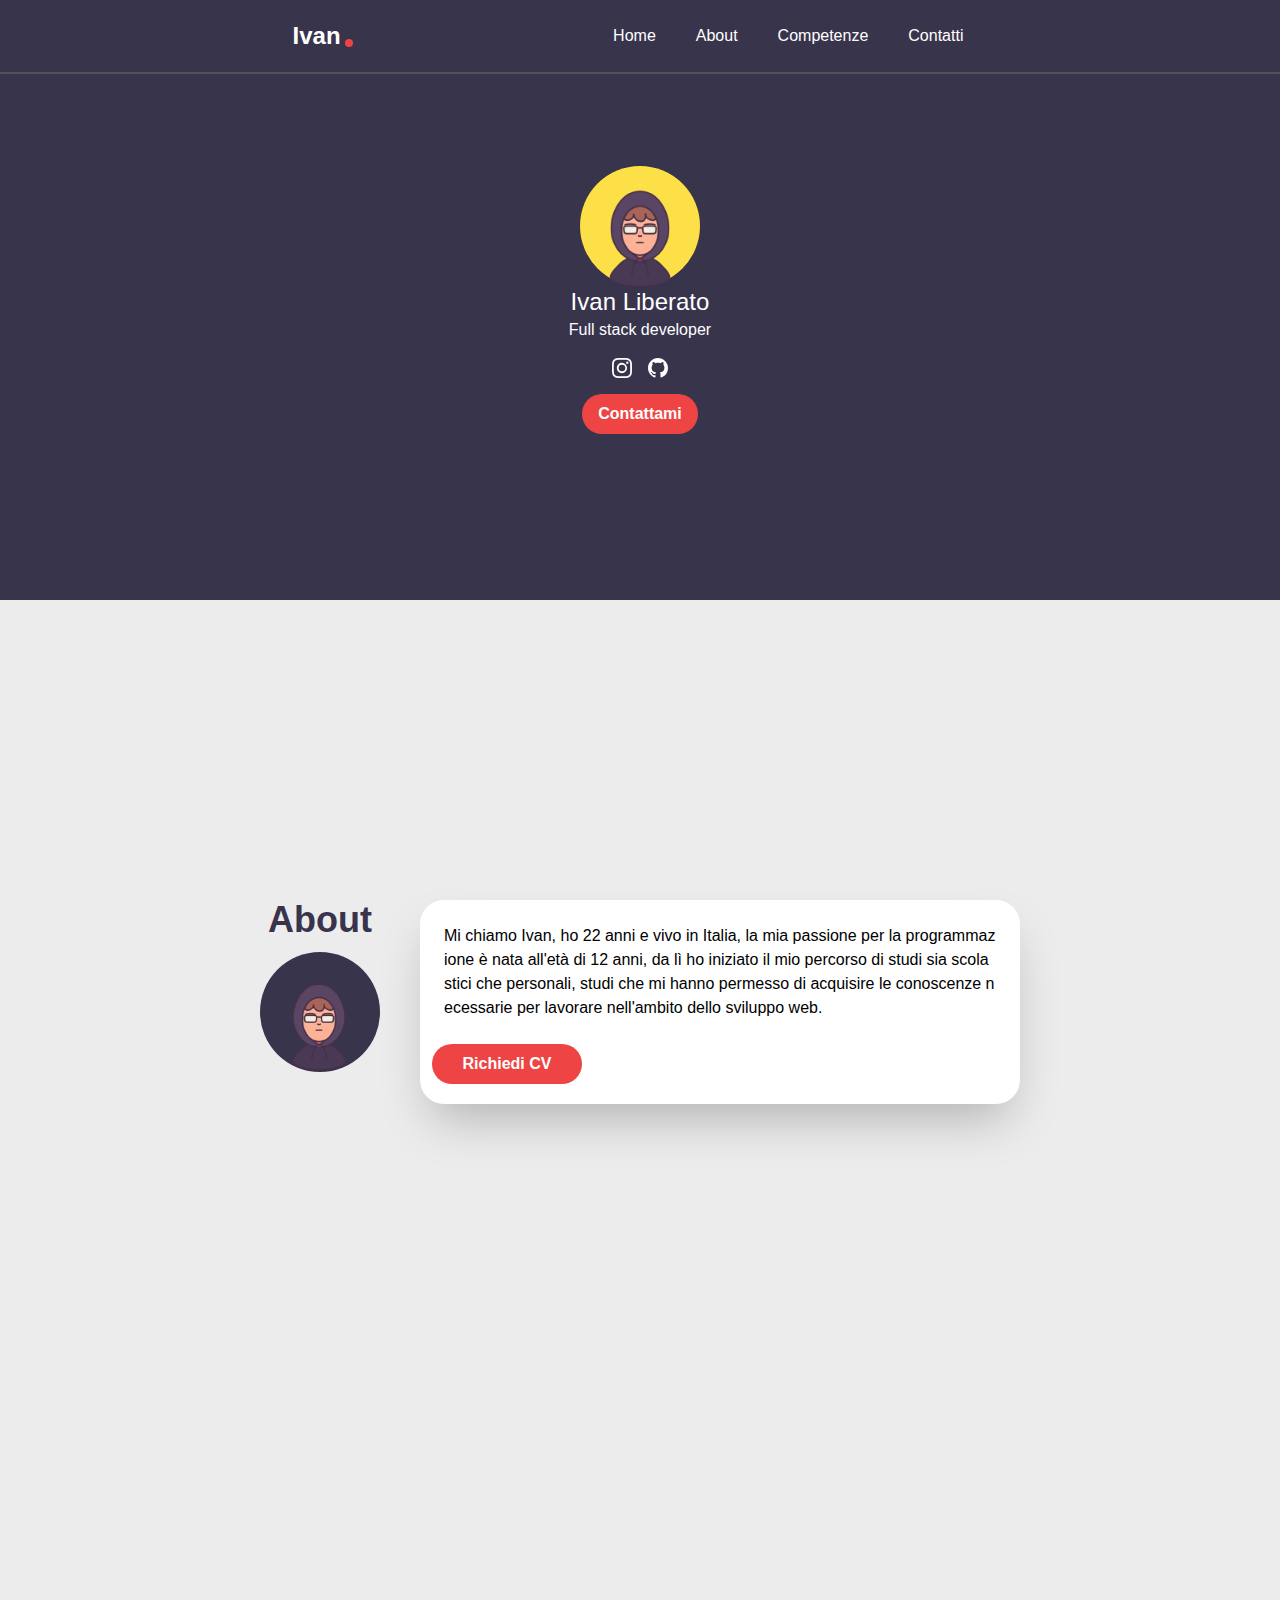
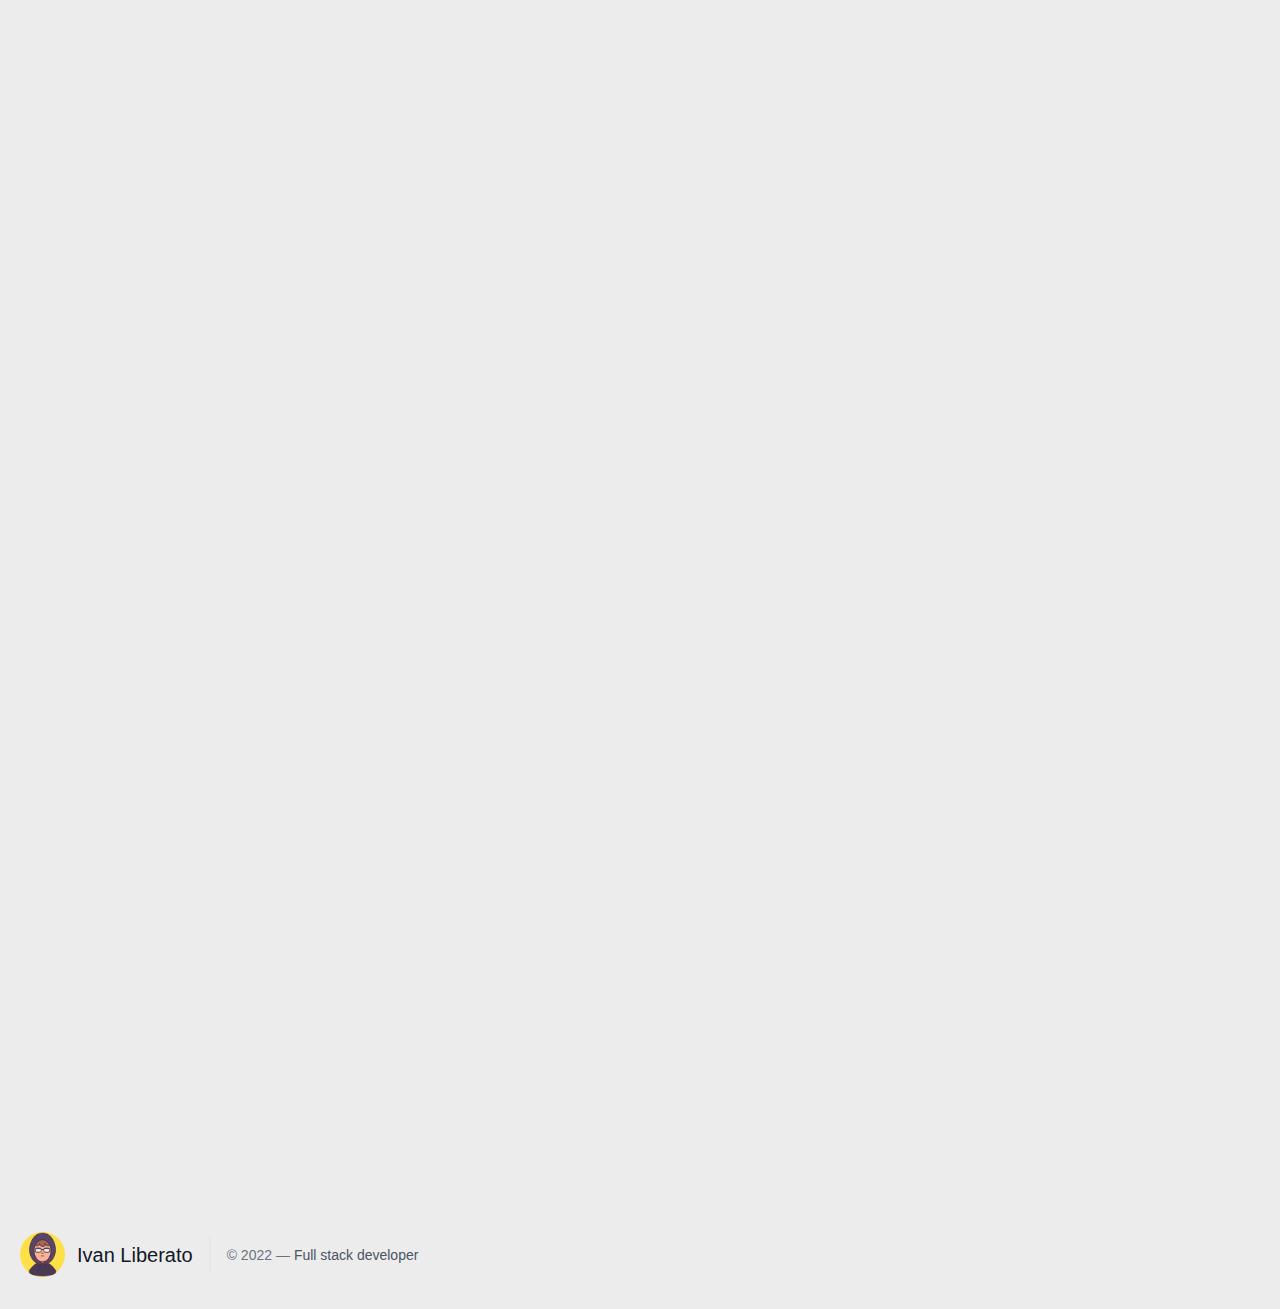
<file: index.html>
<!DOCTYPE html><html><head><meta name="viewport" content="width=device-width"/><title>Ivan Liberato</title><meta charSet="UTF-8"/><meta http-equiv="X-UA-Compatible" content="IE=edge"/><meta name="google-site-verification" content="DJOWJEyo6Z1PC3yMVrlzyBhcef2mBOJmJz1vxUaO7Zk"/><meta name="description" content="Ivan Liberato - Full stack developer"/><meta name="keywords" content="ivan liberato, Ivan Liberato, web developer, full stack developer, front end developer, back end developer"/><link rel="icon" href="/favicon.png"/><link rel="apple-touch-icon" href="/favicon.png"/><link rel="canonical" href="https://void061.github.io"/><meta name="next-head-count" content="10"/><link rel="preload" href="/_next/static/css/4e7ef119035009b6.css" as="style"/><link rel="stylesheet" href="/_next/static/css/4e7ef119035009b6.css" data-n-g=""/><noscript data-n-css=""></noscript><script defer="" nomodule="" src="/_next/static/chunks/polyfills-5cd94c89d3acac5f.js"></script><script src="/_next/static/chunks/webpack-514908bffb652963.js" defer=""></script><script src="/_next/static/chunks/framework-91d7f78b5b4003c8.js" defer=""></script><script src="/_next/static/chunks/main-1e7421553b9673ee.js" defer=""></script><script src="/_next/static/chunks/pages/_app-9cd1d19dd7237c4c.js" defer=""></script><script src="/_next/static/chunks/0c428ae2-a17f9e6fc8d10b82.js" defer=""></script><script src="/_next/static/chunks/575-48d8c3d412687830.js" defer=""></script><script src="/_next/static/chunks/pages/index-bdfda6025ea21705.js" defer=""></script><script src="/_next/static/jdVBE_3JEybb_RBJVVPpW/_buildManifest.js" defer=""></script><script src="/_next/static/jdVBE_3JEybb_RBJVVPpW/_ssgManifest.js" defer=""></script><script src="/_next/static/jdVBE_3JEybb_RBJVVPpW/_middlewareManifest.js" defer=""></script></head><body><div id="__next" data-reactroot=""><div class="flex flex-col h-full bg-[#cfcfcf63]"><div class=" fixed z-10 w-full border-b-2 border-[#6363639f] text-white p-5 items-center flex flex-row bg-[#38344c] md:justify-evenly justify-between"><div class="cursor-pointer hover:text-yellow-200 flex relative flex-row px-4"><h1 class="hover:text-yellow-200 font-semibold cursor-pointer text-2xl">Ivan</h1><div class="absolute bottom-[5px] right-1 bg-red-500 w-[8px] rounded-full h-[8px]"></div></div><ul class="md:flex hidden flex-row"><li class="hover:text-yellow-200 cursor-pointer mr-10">Home</li><li class="hover:text-yellow-200 cursor-pointer mr-10">About</li><li class="hover:text-yellow-200 cursor-pointer mr-10">Competenze</li><li class="hover:text-yellow-200 cursor-pointer mr-10">Contatti</li></ul><div class=" cursor-pointer md:hidden flex flex-col"><style data-emotion="css 10lryic">.css-10lryic{-webkit-user-select:none;-moz-user-select:none;-ms-user-select:none;user-select:none;width:1em;height:1em;display:inline-block;fill:currentColor;-webkit-flex-shrink:0;-ms-flex-negative:0;flex-shrink:0;-webkit-transition:fill 200ms cubic-bezier(0.4, 0, 0.2, 1) 0ms;transition:fill 200ms cubic-bezier(0.4, 0, 0.2, 1) 0ms;font-size:1.5rem;width:30px;height:30px;}</style><svg class="MuiSvgIcon-root MuiSvgIcon-fontSizeMedium css-10lryic" focusable="false" aria-hidden="true" viewBox="0 0 24 24" data-testid="MenuIcon"><path d="M3 18h18v-2H3v2zm0-5h18v-2H3v2zm0-7v2h18V6H3z"></path></svg><style data-emotion="css a3xyjy">.css-a3xyjy{z-index:1200;}</style><style data-emotion="css a3xyjy">.css-a3xyjy{z-index:1200;}</style><style data-emotion="css a3xyjy">.css-a3xyjy{z-index:1200;}</style><style data-emotion="css a3xyjy">.css-a3xyjy{z-index:1200;}</style></div></div><div><div style="opacity:0"><div id="Home" class="bg-[#38344c] relative w-full min-h-[600px] flex flex-col items-center justify-center"><div class=" relative w-[120px] h-[120px] rounded-full bg-yellow-300"><img class="w-[100px] h-[100px] absolute left-[10px] bottom-[-3px]" src="avatar.png" alt="avatar"/></div><p class="text-2xl text-white">Ivan Liberato</p><p class="text-white">Full stack developer</p><div class="mt-2 flex flex-row"><svg stroke="currentColor" fill="currentColor" stroke-width="0" viewBox="0 0 16 16" class="m-2 cursor-pointer text-xl text-white" height="1em" width="1em" xmlns="http://www.w3.org/2000/svg"><path d="M8 0C5.829 0 5.556.01 4.703.048 3.85.088 3.269.222 2.76.42a3.917 3.917 0 0 0-1.417.923A3.927 3.927 0 0 0 .42 2.76C.222 3.268.087 3.85.048 4.7.01 5.555 0 5.827 0 8.001c0 2.172.01 2.444.048 3.297.04.852.174 1.433.372 1.942.205.526.478.972.923 1.417.444.445.89.719 1.416.923.51.198 1.09.333 1.942.372C5.555 15.99 5.827 16 8 16s2.444-.01 3.298-.048c.851-.04 1.434-.174 1.943-.372a3.916 3.916 0 0 0 1.416-.923c.445-.445.718-.891.923-1.417.197-.509.332-1.09.372-1.942C15.99 10.445 16 10.173 16 8s-.01-2.445-.048-3.299c-.04-.851-.175-1.433-.372-1.941a3.926 3.926 0 0 0-.923-1.417A3.911 3.911 0 0 0 13.24.42c-.51-.198-1.092-.333-1.943-.372C10.443.01 10.172 0 7.998 0h.003zm-.717 1.442h.718c2.136 0 2.389.007 3.232.046.78.035 1.204.166 1.486.275.373.145.64.319.92.599.28.28.453.546.598.92.11.281.24.705.275 1.485.039.843.047 1.096.047 3.231s-.008 2.389-.047 3.232c-.035.78-.166 1.203-.275 1.485a2.47 2.47 0 0 1-.599.919c-.28.28-.546.453-.92.598-.28.11-.704.24-1.485.276-.843.038-1.096.047-3.232.047s-2.39-.009-3.233-.047c-.78-.036-1.203-.166-1.485-.276a2.478 2.478 0 0 1-.92-.598 2.48 2.48 0 0 1-.6-.92c-.109-.281-.24-.705-.275-1.485-.038-.843-.046-1.096-.046-3.233 0-2.136.008-2.388.046-3.231.036-.78.166-1.204.276-1.486.145-.373.319-.64.599-.92.28-.28.546-.453.92-.598.282-.11.705-.24 1.485-.276.738-.034 1.024-.044 2.515-.045v.002zm4.988 1.328a.96.96 0 1 0 0 1.92.96.96 0 0 0 0-1.92zm-4.27 1.122a4.109 4.109 0 1 0 0 8.217 4.109 4.109 0 0 0 0-8.217zm0 1.441a2.667 2.667 0 1 1 0 5.334 2.667 2.667 0 0 1 0-5.334z"></path></svg><svg stroke="currentColor" fill="currentColor" stroke-width="0" viewBox="0 0 16 16" class="m-2 cursor-pointer text-xl text-white" height="1em" width="1em" xmlns="http://www.w3.org/2000/svg"><path d="M8 0C3.58 0 0 3.58 0 8c0 3.54 2.29 6.53 5.47 7.59.4.07.55-.17.55-.38 0-.19-.01-.82-.01-1.49-2.01.37-2.53-.49-2.69-.94-.09-.23-.48-.94-.82-1.13-.28-.15-.68-.52-.01-.53.63-.01 1.08.58 1.23.82.72 1.21 1.87.87 2.33.66.07-.52.28-.87.51-1.07-1.78-.2-3.64-.89-3.64-3.95 0-.87.31-1.59.82-2.15-.08-.2-.36-1.02.08-2.12 0 0 .67-.21 2.2.82.64-.18 1.32-.27 2-.27.68 0 1.36.09 2 .27 1.53-1.04 2.2-.82 2.2-.82.44 1.1.16 1.92.08 2.12.51.56.82 1.27.82 2.15 0 3.07-1.87 3.75-3.65 3.95.29.25.54.73.54 1.48 0 1.07-.01 1.93-.01 2.2 0 .21.15.46.55.38A8.012 8.012 0 0 0 16 8c0-4.42-3.58-8-8-8z"></path></svg></div><button class="mt-2 bg-red-500 hover:bg-red-400 text-white font-bold py-2 px-4 rounded-full">Contattami</button></div></div></div><div class="md:mt-[300px] mt-[150px]"><div style="opacity:0"><div id="About" class=" mb-5 flex md:flex-row md:items-start items-center justify-center flex-col"><div class="flex flex-col items-center mb-5 md:mb-0"><p class="font-semibold text-[#38344c] text-4xl mb-3">About</p><div class="relative rounded-full w-[120px] h-[120px] bg-[#38344c]"><img class="w-[90px] h-[90px] absolute bottom-0 left-[14px]" src="avatar.png" alt="avatar_2"/></div></div><div class="whitespace-pre-wrap max-w-[600px] min-w-sm hyphens-manual shadow-2xl break-all md:ml-10 ml-5 mr-5 md:mr-0 bg-[#fff] rounded-3xl"><p class="leading-6 font-medium p-6">Mi chiamo Ivan, ho 22 anni e vivo in Italia, la mia passione per la programmazione è nata all&#x27;età di 12 anni, da lì ho iniziato il mio percorso di studi sia scolastici che personali, studi che mi hanno permesso di acquisire le conoscenze necessarie per lavorare nell&#x27;ambito dello sviluppo web.</p><a href="/#Contatti"><button class="w-[150px] mb-5 ml-3 bg-red-500 hover:bg-red-400 text-white font-bold py-2 px-4 rounded-full">Richiedi CV</button></a></div></div></div></div><div class="md:mt-[300px] mt-[150px]"><div style="opacity:0"><div id="Competenze" class=" mb-5 "><div class="flex flex-col items-center justify-center"><p class="font-semibold text-[#38344c] text-4xl mb-3">Competenze</p></div><div class="flex flex-row flex-wrap justify-center"><div class="text-white md:basis-1/4 cursor-pointer m-5 shadow-2xl bg-[#cac711] rounded-xl w-[250px] h-[150px] flex flex-col items-center justify-center "><img class="w-[60px] h-[60px]" src="html.png" alt="html"/><p class=" font-mono mt-5 font-bold">HTML5</p></div><div class="md:basis-1/4 cursor-pointer m-5 shadow-2xl bg-[#21106977] rounded-xl w-[250px] h-[150px] flex flex-col items-center justify-center "><img class="w-[60px] h-[60px]" src="css.png" alt="html"/><p class="mt-5 text-white font-mono font-bold">CSS3</p></div><div class="md:basis-1/4 cursor-pointer m-5 shadow-2xl bg-red-500 rounded-xl w-[250px] h-[150px] flex flex-col items-center justify-center "><img class="md:basis-1/4 w-[60px] h-[60px]" src="tailwind.png" alt="html"/><p class="mt-5 text-white font-mono font-bold">Tailwind</p></div><div class="md:basis-1/4 cursor-pointer m-5 shadow-2xl bg-[#42a166b9] rounded-xl w-[250px] h-[150px] flex flex-col items-center justify-center "><img class=" w-[60px] h-[60px]" src="mui.png" alt="html"/><p class="mt-5 text-white font-mono font-bold">Material UI</p></div><div class="md:basis-1/4 cursor-pointer m-5 shadow-2xl bg-[#336474fb] rounded-xl w-[250px] h-[150px] flex flex-col items-center justify-center "><img class=" w-[60px] h-[60px]" src="php.png" alt="html"/><p class="mt-5 text-white font-mono font-bold">PHP</p></div><div class="md:basis-1/4 cursor-pointer m-5 shadow-2xl bg-[#569c6bfb] rounded-xl w-[250px] h-[150px] flex flex-col items-center justify-center "><img class=" w-[80px] h-[60px]" src="next.png" alt="html"/><p class="mt-5 text-white font-mono font-bold">NEXT JS</p></div><div class="md:basis-1/4 cursor-pointer m-5 shadow-2xl bg-[#461a53fb] rounded-xl w-[250px] h-[150px] flex flex-col items-center justify-center "><img class=" w-[70px] h-[60px]" src="react.png" alt="html"/><p class="mt-5 text-white font-mono font-bold">REACT JS</p></div><div class="md:basis-1/4 cursor-pointer m-5 shadow-2xl bg-[#a82f2ffb] rounded-xl w-[250px] h-[150px] flex flex-col items-center justify-center "><img class=" w-[140px] h-[60px]" src="node.jpg" alt="html"/><p class="mt-5 text-white font-mono font-bold">NODE JS</p></div><div class="md:basis-1/4 cursor-pointer m-5 shadow-2xl bg-[#4395c4fb] rounded-xl w-[250px] h-[150px] flex flex-col items-center justify-center "><img class=" w-[60px] h-[60px]" src="mysql.png" alt="html"/><p class="mt-5 text-white font-mono font-bold">MYSQL</p></div></div></div></div></div><div class="md:mt-[200px] mt-[110px]"><div style="opacity:0"><section id="Contatti" class=" text-gray-600 body-font"><div class="container px-5 py-24 mx-auto"><div class="flex flex-col text-center w-full mb-5"><h1 class=" title-font font-semibold text-[#38344c] text-4xl mb-3">Contatti</h1><p class="lg:w-2/3 mx-auto leading-relaxed text-base">Puoi contattarmi attraverso i seguenti social</p></div><div class="flex flex-col items-center flex-wrap -m-2"><div class="p-2 lg:w-1/3 md:w-1/2 w-full"><div class="h-full flex items-center cursor-pointer shadow-2xl border-gray-200 bg-[#fdfdfd] border p-4 rounded-lg"><img alt="team" class="w-16 h-16 bg-gray-100 object-cover object-center flex-shrink-0 rounded-full mr-4" src="telegram.png"/><div class="flex-grow"><h2 class="text-gray-900 title-font font-bold">@VoidMainn</h2><p class="text-gray-500">Telegram</p></div></div></div><div class="p-2 lg:w-1/3 md:w-1/2 w-full"><div class="h-full flex items-center cursor-pointer shadow-2xl border-gray-200 bg-[#fdfdfd] border p-4 rounded-lg"><img alt="team" class="w-16 h-16 bg-gray-100 object-cover object-center flex-shrink-0 rounded-full mr-4" src="email.png"/><div class="flex-grow"><h2 class="text-gray-900 title-font font-bold">Ivan Liberato</h2><p class="text-gray-500">Email</p></div></div></div></div></div></section></div></div><footer class="mt-8 text-gray-600 body-font"><div class="container px-5 py-8 mx-auto flex items-center sm:flex-row flex-col"><a class="flex title-font font-medium items-center md:justify-start justify-center text-gray-900"><div class="flex flex-row w-[45px] h-[45px] rounded-full bg-yellow-300"><img class="w-[45px] h-[45px]" src="avatar.png" alt="av"/></div><span class="ml-3 text-xl">Ivan Liberato</span></a><p class="text-sm text-gray-500 sm:ml-4 sm:pl-4 sm:border-l-2 sm:border-gray-200 sm:py-2 sm:mt-0 mt-4">© 2022 —<a href="https://github.com/Void061" class="text-gray-600 ml-1" rel="noopener noreferrer" target="_blank">Full stack developer</a></p></div></footer></div></div><script id="__NEXT_DATA__" type="application/json">{"props":{"pageProps":{}},"page":"/","query":{},"buildId":"jdVBE_3JEybb_RBJVVPpW","nextExport":true,"autoExport":true,"isFallback":false,"scriptLoader":[]}</script></body></html>
</file>
<file: _next/static/css/4e7ef119035009b6.css>
/*
! tailwindcss v3.0.15 | MIT License | https://tailwindcss.com
*/*,:after,:before{box-sizing:border-box;border:0 solid #e5e7eb}:after,:before{--tw-content:""}html{line-height:1.5;-webkit-text-size-adjust:100%;-moz-tab-size:4;-o-tab-size:4;tab-size:4;font-family:ui-sans-serif,system-ui,-apple-system,BlinkMacSystemFont,Segoe UI,Roboto,Helvetica Neue,Arial,Noto Sans,sans-serif,Apple Color Emoji,Segoe UI Emoji,Segoe UI Symbol,Noto Color Emoji}body{margin:0;line-height:inherit}hr{height:0;color:inherit;border-top-width:1px}abbr:where([title]){-webkit-text-decoration:underline dotted;text-decoration:underline dotted}h1,h2,h3,h4,h5,h6{font-size:inherit;font-weight:inherit}a{text-decoration:inherit}b,strong{font-weight:bolder}code,kbd,pre,samp{font-family:ui-monospace,SFMono-Regular,Menlo,Monaco,Consolas,Liberation Mono,Courier New,monospace;font-size:1em}small{font-size:80%}sub,sup{font-size:75%;line-height:0;position:relative;vertical-align:baseline}sub{bottom:-.25em}sup{top:-.5em}table{text-indent:0;border-color:inherit;border-collapse:collapse}button,input,optgroup,select,textarea{font-family:inherit;font-size:100%;line-height:inherit;color:inherit;margin:0;padding:0}button,select{text-transform:none}[type=button],[type=reset],[type=submit],button{-webkit-appearance:button;background-color:transparent;background-image:none}:-moz-focusring{outline:auto}:-moz-ui-invalid{box-shadow:none}progress{vertical-align:baseline}::-webkit-inner-spin-button,::-webkit-outer-spin-button{height:auto}[type=search]{-webkit-appearance:textfield;outline-offset:-2px}::-webkit-search-decoration{-webkit-appearance:none}::-webkit-file-upload-button{-webkit-appearance:button;font:inherit}summary{display:list-item}blockquote,dd,dl,figure,h1,h2,h3,h4,h5,h6,hr,p,pre{margin:0}fieldset{margin:0}fieldset,legend{padding:0}menu,ol,ul{list-style:none;margin:0;padding:0}textarea{resize:vertical}input::-moz-placeholder,textarea::-moz-placeholder{opacity:1;color:#9ca3af}input:-ms-input-placeholder,textarea:-ms-input-placeholder{opacity:1;color:#9ca3af}input::placeholder,textarea::placeholder{opacity:1;color:#9ca3af}[role=button],button{cursor:pointer}:disabled{cursor:default}audio,canvas,embed,iframe,img,object,svg,video{display:block;vertical-align:middle}img,video{max-width:100%;height:auto}[hidden]{display:none}*,:after,:before{--tw-translate-x:0;--tw-translate-y:0;--tw-rotate:0;--tw-skew-x:0;--tw-skew-y:0;--tw-scale-x:1;--tw-scale-y:1;--tw-pan-x: ;--tw-pan-y: ;--tw-pinch-zoom: ;--tw-scroll-snap-strictness:proximity;--tw-ordinal: ;--tw-slashed-zero: ;--tw-numeric-figure: ;--tw-numeric-spacing: ;--tw-numeric-fraction: ;--tw-ring-inset: ;--tw-ring-offset-width:0px;--tw-ring-offset-color:#fff;--tw-ring-color:rgb(59 130 246/0.5);--tw-ring-offset-shadow:0 0 #0000;--tw-ring-shadow:0 0 #0000;--tw-shadow:0 0 #0000;--tw-shadow-colored:0 0 #0000;--tw-blur: ;--tw-brightness: ;--tw-contrast: ;--tw-grayscale: ;--tw-hue-rotate: ;--tw-invert: ;--tw-saturate: ;--tw-sepia: ;--tw-drop-shadow: ;--tw-backdrop-blur: ;--tw-backdrop-brightness: ;--tw-backdrop-contrast: ;--tw-backdrop-grayscale: ;--tw-backdrop-hue-rotate: ;--tw-backdrop-invert: ;--tw-backdrop-opacity: ;--tw-backdrop-saturate: ;--tw-backdrop-sepia: }.container{width:100%}@media (min-width:640px){.container{max-width:640px}}@media (min-width:768px){.container{max-width:768px}}@media (min-width:1024px){.container{max-width:1024px}}@media (min-width:1280px){.container{max-width:1280px}}@media (min-width:1536px){.container{max-width:1536px}}.fixed{position:fixed}.absolute{position:absolute}.relative{position:relative}.bottom-0{bottom:0}.left-\[14px\]{left:14px}.left-\[10px\]{left:10px}.bottom-\[-3px\]{bottom:-3px}.bottom-\[5px\]{bottom:5px}.right-1{right:.25rem}.z-10{z-index:10}.m-5{margin:1.25rem}.-m-2{margin:-.5rem}.m-2{margin:.5rem}.mx-auto{margin-left:auto;margin-right:auto}.mt-\[150px\]{margin-top:150px}.mt-\[110px\]{margin-top:110px}.mb-5{margin-bottom:1.25rem}.mb-3{margin-bottom:.75rem}.ml-5{margin-left:1.25rem}.mr-5{margin-right:1.25rem}.ml-3{margin-left:.75rem}.mt-5{margin-top:1.25rem}.mr-4{margin-right:1rem}.mt-8{margin-top:2rem}.mt-4{margin-top:1rem}.ml-1{margin-left:.25rem}.mt-2{margin-top:.5rem}.mr-10{margin-right:2.5rem}.block{display:block}.flex{display:flex}.hidden{display:none}.h-full{height:100%}.h-\[120px\]{height:120px}.h-\[90px\]{height:90px}.h-\[150px\]{height:150px}.h-\[60px\]{height:60px}.h-16{height:4rem}.h-\[45px\]{height:45px}.h-\[100px\]{height:100px}.h-\[8px\]{height:8px}.min-h-\[600px\]{min-height:600px}.w-\[120px\]{width:120px}.w-\[90px\]{width:90px}.w-\[150px\]{width:150px}.w-\[250px\]{width:250px}.w-\[60px\]{width:60px}.w-\[80px\]{width:80px}.w-\[70px\]{width:70px}.w-\[140px\]{width:140px}.w-full{width:100%}.w-16{width:4rem}.w-\[45px\]{width:45px}.w-\[100px\]{width:100px}.w-\[8px\]{width:8px}.max-w-\[600px\]{max-width:600px}.flex-shrink-0{flex-shrink:0}.flex-grow{flex-grow:1}.cursor-pointer{cursor:pointer}.flex-row{flex-direction:row}.flex-col{flex-direction:column}.flex-wrap{flex-wrap:wrap}.items-center{align-items:center}.justify-center{justify-content:center}.justify-between{justify-content:space-between}.whitespace-pre-wrap{white-space:pre-wrap}.break-all{word-break:break-all}.rounded-full{border-radius:9999px}.rounded-3xl{border-radius:1.5rem}.rounded-xl{border-radius:.75rem}.rounded-lg{border-radius:.5rem}.border{border-width:1px}.border-b-2{border-bottom-width:2px}.border-gray-200{--tw-border-opacity:1;border-color:rgb(229 231 235/var(--tw-border-opacity))}.border-\[\#6363639f\]{border-color:#6363639f}.bg-\[\#cfcfcf63\]{background-color:#cfcfcf63}.bg-\[\#38344c\]{--tw-bg-opacity:1;background-color:rgb(56 52 76/var(--tw-bg-opacity))}.bg-\[\#fff\]{--tw-bg-opacity:1;background-color:rgb(255 255 255/var(--tw-bg-opacity))}.bg-red-500{--tw-bg-opacity:1;background-color:rgb(239 68 68/var(--tw-bg-opacity))}.bg-\[\#cac711\]{--tw-bg-opacity:1;background-color:rgb(202 199 17/var(--tw-bg-opacity))}.bg-\[\#21106977\]{background-color:#21106977}.bg-\[\#42a166b9\]{background-color:#42a166b9}.bg-\[\#336474fb\]{background-color:#336474fb}.bg-\[\#569c6bfb\]{background-color:#569c6bfb}.bg-\[\#461a53fb\]{background-color:#461a53fb}.bg-\[\#a82f2ffb\]{background-color:#a82f2ffb}.bg-\[\#4395c4fb\]{background-color:#4395c4fb}.bg-\[\#fdfdfd\]{--tw-bg-opacity:1;background-color:rgb(253 253 253/var(--tw-bg-opacity))}.bg-gray-100{--tw-bg-opacity:1;background-color:rgb(243 244 246/var(--tw-bg-opacity))}.bg-yellow-300{--tw-bg-opacity:1;background-color:rgb(253 224 71/var(--tw-bg-opacity))}.bg-yellow-200{--tw-bg-opacity:1;background-color:rgb(254 240 138/var(--tw-bg-opacity))}.object-cover{-o-object-fit:cover;object-fit:cover}.object-center{-o-object-position:center;object-position:center}.p-6{padding:1.5rem}.p-2{padding:.5rem}.p-4{padding:1rem}.p-5{padding:1.25rem}.py-2{padding-top:.5rem;padding-bottom:.5rem}.px-4{padding-left:1rem;padding-right:1rem}.px-5{padding-left:1.25rem;padding-right:1.25rem}.py-24{padding-top:6rem;padding-bottom:6rem}.py-8{padding-top:2rem;padding-bottom:2rem}.text-center{text-align:center}.font-mono{font-family:ui-monospace,SFMono-Regular,Menlo,Monaco,Consolas,Liberation Mono,Courier New,monospace}.text-4xl{font-size:2.25rem;line-height:2.5rem}.text-base{font-size:1rem;line-height:1.5rem}.text-xl{font-size:1.25rem;line-height:1.75rem}.text-sm{font-size:.875rem;line-height:1.25rem}.text-2xl{font-size:1.5rem;line-height:2rem}.font-semibold{font-weight:600}.font-medium{font-weight:500}.font-bold{font-weight:700}.leading-6{line-height:1.5rem}.leading-relaxed{line-height:1.625}.text-\[\#38344c\]{--tw-text-opacity:1;color:rgb(56 52 76/var(--tw-text-opacity))}.text-white{--tw-text-opacity:1;color:rgb(255 255 255/var(--tw-text-opacity))}.text-gray-600{--tw-text-opacity:1;color:rgb(75 85 99/var(--tw-text-opacity))}.text-gray-900{--tw-text-opacity:1;color:rgb(17 24 39/var(--tw-text-opacity))}.text-gray-500{--tw-text-opacity:1;color:rgb(107 114 128/var(--tw-text-opacity))}.shadow-2xl{--tw-shadow:0 25px 50px -12px rgb(0 0 0/0.25);--tw-shadow-colored:0 25px 50px -12px var(--tw-shadow-color);box-shadow:var(--tw-ring-offset-shadow,0 0 #0000),var(--tw-ring-shadow,0 0 #0000),var(--tw-shadow)}.transition{transition-property:color,background-color,border-color,fill,stroke,opacity,box-shadow,transform,filter,-webkit-text-decoration-color,-webkit-backdrop-filter;transition-property:color,background-color,border-color,text-decoration-color,fill,stroke,opacity,box-shadow,transform,filter,backdrop-filter;transition-property:color,background-color,border-color,text-decoration-color,fill,stroke,opacity,box-shadow,transform,filter,backdrop-filter,-webkit-text-decoration-color,-webkit-backdrop-filter;transition-timing-function:cubic-bezier(.4,0,.2,1);transition-duration:.15s}@import url("https://fonts.googleapis.com/css2?family=Roboto:ital,wght@0,300;1,100&display=swap");body,html{padding:0;margin:0;font-family:Roboto,sans-serif}html{scroll-behavior:smooth}a{color:inherit;text-decoration:none}*{box-sizing:border-box}.hover\:bg-red-400:hover{--tw-bg-opacity:1;background-color:rgb(248 113 113/var(--tw-bg-opacity))}.hover\:text-yellow-200:hover{--tw-text-opacity:1;color:rgb(254 240 138/var(--tw-text-opacity))}@media (min-width:640px){.sm\:ml-4{margin-left:1rem}.sm\:mt-0{margin-top:0}.sm\:flex-row{flex-direction:row}.sm\:border-l-2{border-left-width:2px}.sm\:border-gray-200{--tw-border-opacity:1;border-color:rgb(229 231 235/var(--tw-border-opacity))}.sm\:py-2{padding-top:.5rem;padding-bottom:.5rem}.sm\:pl-4{padding-left:1rem}}@media (min-width:768px){.md\:mt-\[300px\]{margin-top:300px}.md\:mt-\[200px\]{margin-top:200px}.md\:mb-0{margin-bottom:0}.md\:ml-10{margin-left:2.5rem}.md\:mr-0{margin-right:0}.md\:flex{display:flex}.md\:hidden{display:none}.md\:w-1\/2{width:50%}.md\:basis-1\/4{flex-basis:25%}.md\:flex-row{flex-direction:row}.md\:items-start{align-items:flex-start}.md\:justify-start{justify-content:flex-start}.md\:justify-evenly{justify-content:space-evenly}}@media (min-width:1024px){.lg\:w-2\/3{width:66.666667%}.lg\:w-1\/3{width:33.333333%}}
</file>
